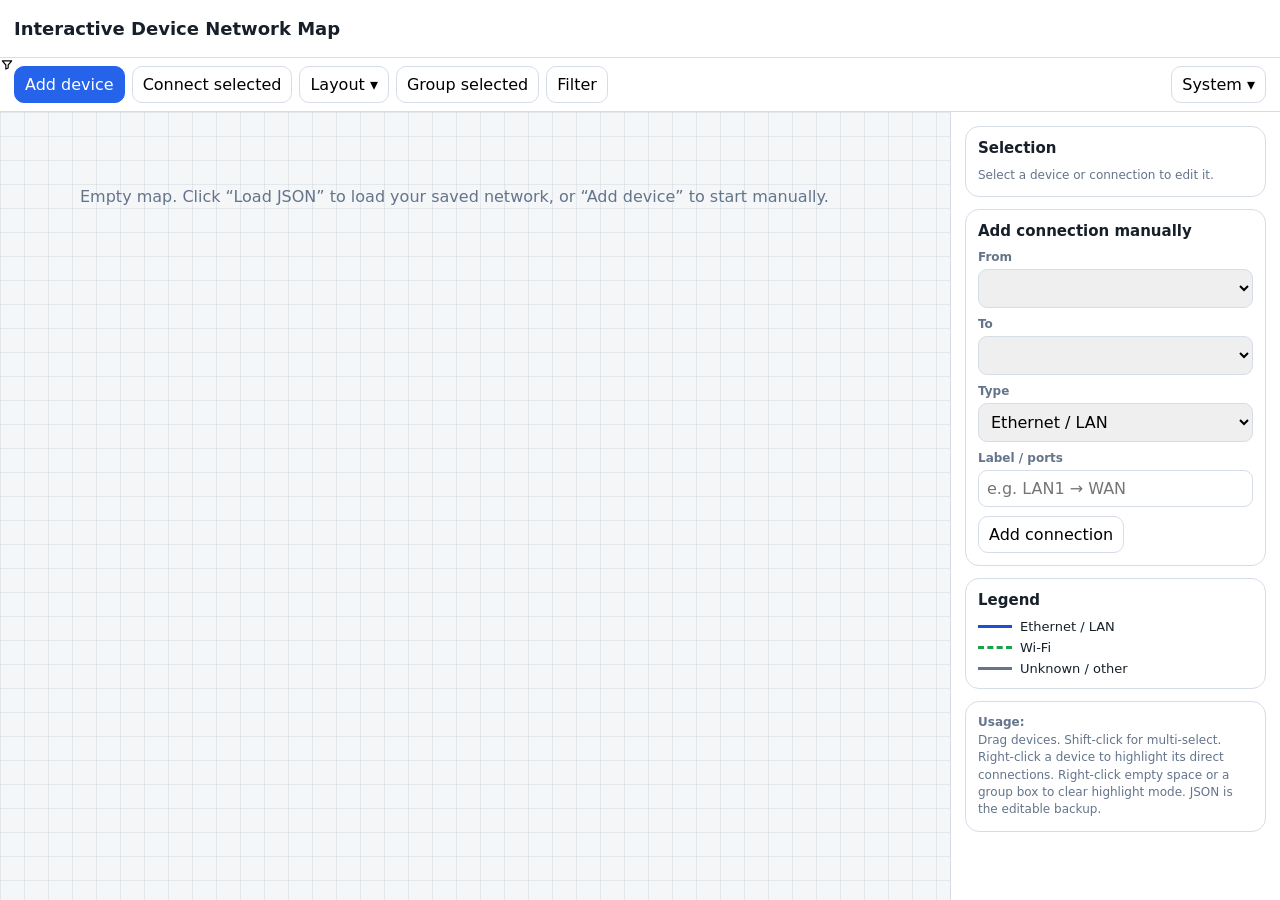
<file: index.html>
<!doctype html>
<html lang="en">
  <head>
    <meta charset="utf-8">
    <meta name="viewport" content="width=device-width,initial-scale=1">
    <title>Interactive Device Network Map</title>
    <link rel="stylesheet" href="style.css">
  </head>
  <body>
    <header>
      <h1>Interactive Device Network Map</h1>
      <div id="status" class="status"></div>
    </header>

    <div class="toolbar">
      <div class="toolLeft">
        <button id="add" class="primary">Add device</button>
        <button id="connect">Connect selected</button>

        <div class="layoutWrap">
          <button id="layoutBtn">Layout ▾</button>
          <div id="layoutMenu" class="layoutMenu" hidden>
            <button id="layout">Auto layout</button>
            <button id="layoutExp">Experimental layout</button>
            <button id="resetLayout">Reset layout</button>
            <label class="check" style="padding:6px 8px">
              <input id="autoZoomLayout" type="checkbox" checked style="width:auto;margin-right:6px">Auto zoom
            </label>
          </div>
        </div>

        <button id="group">Group selected</button>
        <button id="filterBtn" class="filterBtn">
          <svg class="filterIcon" viewBox="0 0 24 24" aria-hidden="true">
            <path
              d="M4 5h16l-6 7v5l-4 2v-7z"
              fill="none"
              stroke="currentColor"
              stroke-width="2"
              stroke-linejoin="round"
            />
          </svg>
          <span>Filter</span>
          <span id="filterWarn" class="filterWarn" hidden>⚠</span>
        </button>
      </div>

      <div class="systemWrap">
        <button id="systemBtn">System ▾</button>
        <div id="systemMenu" class="systemMenu" hidden>
          <label class="file" for="file">Load JSON</label>
          <input id="file" type="file" accept="application/json,.json">
          <button id="json">Download JSON</button>
          <button id="showjson">Show / Copy JSON</button>
          <button id="png">Export PNG</button>
          <button id="save">Save locally</button>
          <button id="reset" class="danger">Reset empty map</button>
          <button id="options">Options</button>
        </div>
      </div>
    </div>

    <div id="filterbar" class="filterbar" hidden>
      <label>Filter type</label>
      <select id="filterKind"></select>
      <label>Name contains</label>
      <input id="filterName" type="search" placeholder="e.g. webcam, router">
      <label>Connection type</label>
      <select id="filterConn">
        <option value="">All connections</option>
        <option value="lan">Ethernet / LAN</option>
        <option value="wifi">Wi-Fi</option>
        <option value="usb">USB</option>
        <option value="other">Other</option>
      </select>
      <label class="check">
        <input id="filterHide" type="checkbox"> Hide non-matching
      </label>
      <label class="check">
        <input id="filterSensitive" type="checkbox"> Hide sensitive nodes
      </label>
      <button id="clearFilter" class="small">Reset filter</button>
      <button id="closeFilter" class="small">×</button>
    </div>

    <main>
      <div id="wrap">
        <svg id="svg">
          <defs>
            <marker
              id="al"
              viewBox="0 0 10 10"
              refX="8"
              refY="5"
              markerWidth="6"
              markerHeight="6"
              orient="auto-start-reverse"
            >
              <path d="M0 0L10 5L0 10z" fill="#1d4ed8"/>
            </marker>
            <marker
              id="aw"
              viewBox="0 0 10 10"
              refX="8"
              refY="5"
              markerWidth="6"
              markerHeight="6"
              orient="auto-start-reverse"
            >
              <path d="M0 0L10 5L0 10z" fill="#16a34a"/>
            </marker>
            <marker
              id="au"
              viewBox="0 0 10 10"
              refX="8"
              refY="5"
              markerWidth="6"
              markerHeight="6"
              orient="auto-start-reverse"
            >
              <path d="M0 0L10 5L0 10z" fill="#64748b"/>
            </marker>
          </defs>
          <g id="vp">
            <g id="groups"></g>
            <g id="links"></g>
            <g id="nodes"></g>
          </g>
        </svg>
      </div>

      <aside>
        <div class="sec">
          <h2>Selection</h2>
          <div id="panel" class="hint">Select a device or connection to edit it.</div>
        </div>

        <div class="sec">
          <h2>Add connection manually</h2>
          <div class="row">
            <label>From</label>
            <select id="from"></select>
          </div>
          <div class="row">
            <label>To</label>
            <select id="to"></select>
          </div>
          <div class="row">
            <label>Type</label>
            <select id="ctype">
              <option value="lan">Ethernet / LAN</option>
              <option value="wifi">Wi-Fi</option>
              <option value="unknown">Unknown / other</option>
            </select>
          </div>
          <div class="row">
            <label>Label / ports</label>
            <input id="clabel" placeholder="e.g. LAN1 → WAN">
          </div>
          <button id="addconn">Add connection</button>
        </div>

        <div class="sec">
          <h2>Legend</h2>
          <div class="legend">
            <span><i class="ls lan"></i>Ethernet / LAN</span>
            <span><i class="ls wifi"></i>Wi-Fi</span>
            <span><i class="ls"></i>Unknown / other</span>
          </div>
        </div>

        <div class="sec hint">
          <strong>Usage:</strong><br>
          Drag devices. Shift-click for multi-select. Right-click a device to highlight its direct connections. Right-click empty space or a group box to clear highlight mode. JSON is the editable backup.
        </div>
      </aside>
    </main>

    <div id="optionsOverlay" class="overlay" hidden>
      <div class="dialog">
        <div class="dh">
          <strong>Options</strong>
          <button id="closeOptions" class="small">Close</button>
        </div>

        <div class="row">
          <label>Connected box border thickness</label>
          <input id="relatedBorderInput" type="number" min="1" max="16" step="1" value="5">
        </div>

        <div class="row">
          <label>
            <input id="dimUnrelatedInput" type="checkbox" style="width:auto;margin-right:8px">Dim unrelated items in right-click highlight mode
          </label>
        </div>

        <div class="row">
          <label>
            <input id="showNotesInput" type="checkbox" style="width:auto;margin-right:8px">Show notes inside device boxes
          </label>
        </div>

        <div class="buttons">
          <button id="applyOptions" class="primary small">Apply</button>
          <button id="defaultOptions" class="small">Defaults</button>
        </div>
      </div>
    </div>

    <div id="pngOverlay" class="overlay" hidden>
      <div class="dialog">
        <div class="dh">
          <strong>PNG Export Preview</strong>
          <button id="closePng" class="small">Close</button>
        </div>

        <label class="check">
          <input id="hideSensitiveExport" type="checkbox" style="width:auto;margin-right:8px">Hide sensitive nodes
        </label>

        <img id="preview" alt="PNG export preview">

        <div class="buttons">
          <button id="downloadPng" class="primary small">Download PNG</button>
        </div>
      </div>
    </div>

    <script src="app.js"></script>
  </body>
</html>
</file>
<file: style.css>
:root {
  --b: #f4f6f8;
  --t: #17202a;
  --m: #64748b;
  --br: #d6dde8;
  --a: #2563eb;
  --d: #dc2626;
  --lan: #1d4ed8;
  --wifi: #16a34a;
  --unk: #64748b;
  --rb: 5px
}

* {
  box-sizing: border-box
}

body {
  margin: 0;
  font-family: system-ui, -apple-system, "Segoe UI", sans-serif;
  background: var(--b);
  color: var(--t);
  overflow: hidden;
  user-select: none;
  -webkit-user-select: none;
  display: flex;
  flex-direction: column;
  height: 100vh
}

header {
  min-height: 58px;
  display: flex;
  align-items: center;
  justify-content: space-between;
  gap: 12px;
  padding: 10px 14px;
  background: #fff;
  border-bottom: 1px solid var(--br);
  position: relative;
  z-index: 5
}

h1 {
  font-size: 18px;
  margin: 0;
  white-space: nowrap
}

.bar,
.toolbar,
.filterbar,
.buttons {
  display: flex;
  gap: 7px;
  flex-wrap: wrap;
  align-items: center
}

.bar {
  justify-content: flex-end
}

.toolbar {
  padding: 8px 14px;
  background: #fff;
  border-bottom: 1px solid var(--br);
  position: relative;
  z-index: 10;
  justify-content: space-between
}

.toolLeft {
  display: flex;
  gap: 7px;
  flex-wrap: wrap;
  align-items: center
}

.layoutWrap,
.systemWrap {
  position: relative
}

.systemWrap {
  margin-left: auto
}

.layoutMenu,
.systemMenu {
  position: absolute;
  top: calc(100% + 6px);
  z-index: 30;
  background: #fff;
  border: 1px solid var(--br);
  border-radius: 12px;
  box-shadow: 0 12px 30px rgba(15, 23, 42, .16);
  padding: 8px;
  display: grid;
  gap: 6px;
  min-width: 190px
}

.layoutMenu {
  left: 0
}

.systemMenu {
  right: 0
}

.layoutMenu[hidden],
.systemMenu[hidden] {
  display: none
}

.layoutMenu button,
.systemMenu button,
.systemMenu label.file {
  width: 100%;
  text-align: left;
  justify-content: flex-start
}

.filterbar {
  padding: 8px 14px;
  background: #fff;
  border-bottom: 1px solid var(--br);
  position: relative;
  z-index: 4
}

.filterbar {
  padding: 8px 14px;
  background: #fff;
  border-bottom: 1px solid var(--br);
  position: relative;
  z-index: 4
}

.filterbar[hidden] {
  display: none
}

.filterbar label {
  font-size: 12px;
  color: var(--m);
  font-weight: 600
}

.filterbar input,
.filterbar select {
  width: auto;
  min-width: 150px;
  padding: 6px 8px
}

.filterbar .check input {
  width: auto;
  min-width: auto
}

.status {
  font-size: 12px;
  color: var(--m);
  min-width: 160px;
  text-align: right;
  white-space: nowrap;
  overflow: hidden;
  text-overflow: ellipsis
}

.filterBtn {
  display: inline-flex;
  align-items: center;
  gap: 6px
}

.filterIcon {
  width: 14px;
  height: 14px;
  display: inline-block
}

.filterWarn {
  color: #f59e0b;
  font-size: 14px;
  font-weight: 800
}

.filterWarn[hidden] {
  display: none
}

button,
label.file {
  border: 1px solid var(--br);
  background: #fff;
  border-radius: 10px;
  padding: 8px 10px;
  cursor: pointer;
  font: inherit
}

button:hover,
label.file:hover {
  background: #f8fafc
}

label.file.dragover {
  background: #dbeafe;
  border-color: var(--a);
  box-shadow: 0 0 0 3px rgba(37, 99, 235, .15)
}

.primary {
  background: var(--a);
  border-color: var(--a);
  color: #fff
}

.danger {
  color: var(--d)
}

.small {
  font-size: 13px;
  padding: 5px 8px;
  border-radius: 8px
}

#file {
  display: none
}

main {
  flex: 1;
  min-height: 0;
  display: grid;
  grid-template-columns: 1fr 330px
}

#wrap {
  position: relative;
  overflow: hidden;
  background-image: linear-gradient(rgba(148, 163, 184, .18) 1px, transparent 1px),
    linear-gradient(90deg, rgba(148, 163, 184, .18) 1px, transparent 1px);
  background-size: 24px 24px
}

svg {
  position: absolute;
  inset: 0;
  width: 100%;
  height: 100%;
  cursor: grab
}

.conn {
  fill: none;
  stroke-width: 3;
  stroke-linecap: round;
  pointer-events: stroke;
  cursor: pointer
}

.conn.lan {
  stroke: var(--lan)
}

.conn.wifi {
  stroke: var(--wifi);
  stroke-dasharray: 8 8
}

.conn.unknown {
  stroke: var(--unk);
  stroke-dasharray: 3 7
}

.conn.sel {
  stroke-width: 5
}

.conn.related {
  stroke-width: 7;
  filter: drop-shadow(0 0 4px rgba(37, 99, 235, .35))
}

.conn-hit {
  fill: none;
  stroke: rgba(0, 0, 0, 0);
  stroke-width: 18;
  stroke-linecap: round;
  pointer-events: stroke;
  cursor: pointer
}

.clabel {
  font-size: 12px;
  fill: #334155;
  paint-order: stroke;
  stroke: #fff;
  stroke-width: 4px;
  pointer-events: none
}

.gbox {
  fill: rgba(245, 158, 11, .08);
  stroke: #f59e0b;
  stroke-width: 2;
  stroke-dasharray: 8 6
}

.gtext {
  font-size: 13px;
  font-weight: 700;
  fill: #92400e;
  paint-order: stroke;
  stroke: #fff;
  stroke-width: 4px;
  pointer-events: none
}

.ghandle {
  fill: #f59e0b;
  stroke: #fff;
  stroke-width: 2;
  cursor: move
}

.ghandletext {
  font-size: 13px;
  font-weight: 900;
  fill: #fff;
  pointer-events: none
}

.node {
  cursor: move;
  filter: drop-shadow(0 8px 14px rgba(15, 23, 42, .13))
}

.node > rect:first-child {
  stroke: #94a3b8;
  stroke-width: 1.5;
  rx: 6;
  ry: 6
}

.node.sel > rect:first-child {
  stroke: var(--a);
  stroke-width: 3
}

.node.related > rect:first-child {
  stroke: #f59e0b;
  stroke-width: var(--rb);
  stroke-dasharray: 8 4
}

.dimmed {
  opacity: .25
}

.filteredDim {
  opacity: .15
}

.title {
  font-size: 14px;
  font-weight: 700;
  fill: #0f172a;
  pointer-events: none
}

.sub {
  font-size: 12px;
  fill: #475569;
  pointer-events: none
}

.note {
  font-size: 11px;
  fill: #64748b;
  pointer-events: none
}

aside {
  background: #fff;
  border-left: 1px solid var(--br);
  padding: 14px;
  overflow: auto
}

.sec {
  border: 1px solid var(--br);
  border-radius: 14px;
  padding: 12px;
  margin-bottom: 12px;
  background: #fff
}

.sec h2 {
  font-size: 15px;
  margin: 0 0 10px
}

.row {
  display: grid;
  gap: 5px;
  margin-bottom: 9px
}

.row label {
  color: var(--m);
  font-size: 12px;
  font-weight: 600
}

input,
select,
textarea {
  width: 100%;
  border: 1px solid var(--br);
  border-radius: 9px;
  padding: 8px;
  font: inherit
}

textarea {
  min-height: 70px;
  resize: vertical
}

input,
select,
textarea {
  user-select: text;
  -webkit-user-select: text
}

.hint {
  font-size: 12px;
  line-height: 1.45;
  color: var(--m)
}

.legend {
  display: grid;
  gap: 6px;
  font-size: 13px
}

.legend span {
  display: inline-flex;
  align-items: center;
  gap: 8px
}

.ls {
  width: 34px;
  height: 0;
  border-top: 3px solid var(--unk)
}

.ls.lan {
  border-color: var(--lan)
}

.ls.wifi {
  border-color: var(--wifi);
  border-top-style: dashed
}

.overlay {
  position: fixed;
  inset: 0;
  z-index: 20;
  background: rgba(15, 23, 42, .55);
  display: grid;
  place-items: center;
  padding: 20px
}

.overlay[hidden] {
  display: none
}

.dialog {
  width: min(960px, 96vw);
  max-height: 92vh;
  overflow: auto;
  background: #fff;
  border-radius: 16px;
  border: 1px solid var(--br);
  padding: 14px;
  display: grid;
  gap: 12px
}

.dh {
  display: flex;
  justify-content: space-between;
  align-items: center
}

#preview {
  max-width: 100%;
  border: 1px solid var(--br);
  border-radius: 12px;
  background: #fff
}

@media(max-width:900px) {
  body {
    overflow: auto
  }

  header {
    height: auto;
    align-items: flex-start;
    flex-direction: column
  }

  main {
    height: auto;
    grid-template-columns: 1fr
  }

  #wrap {
    height: 70vh;
    min-height: 480px
  }

  aside {
    border-left: 0;
    border-top: 1px solid var(--br)
  }
}
</file>
